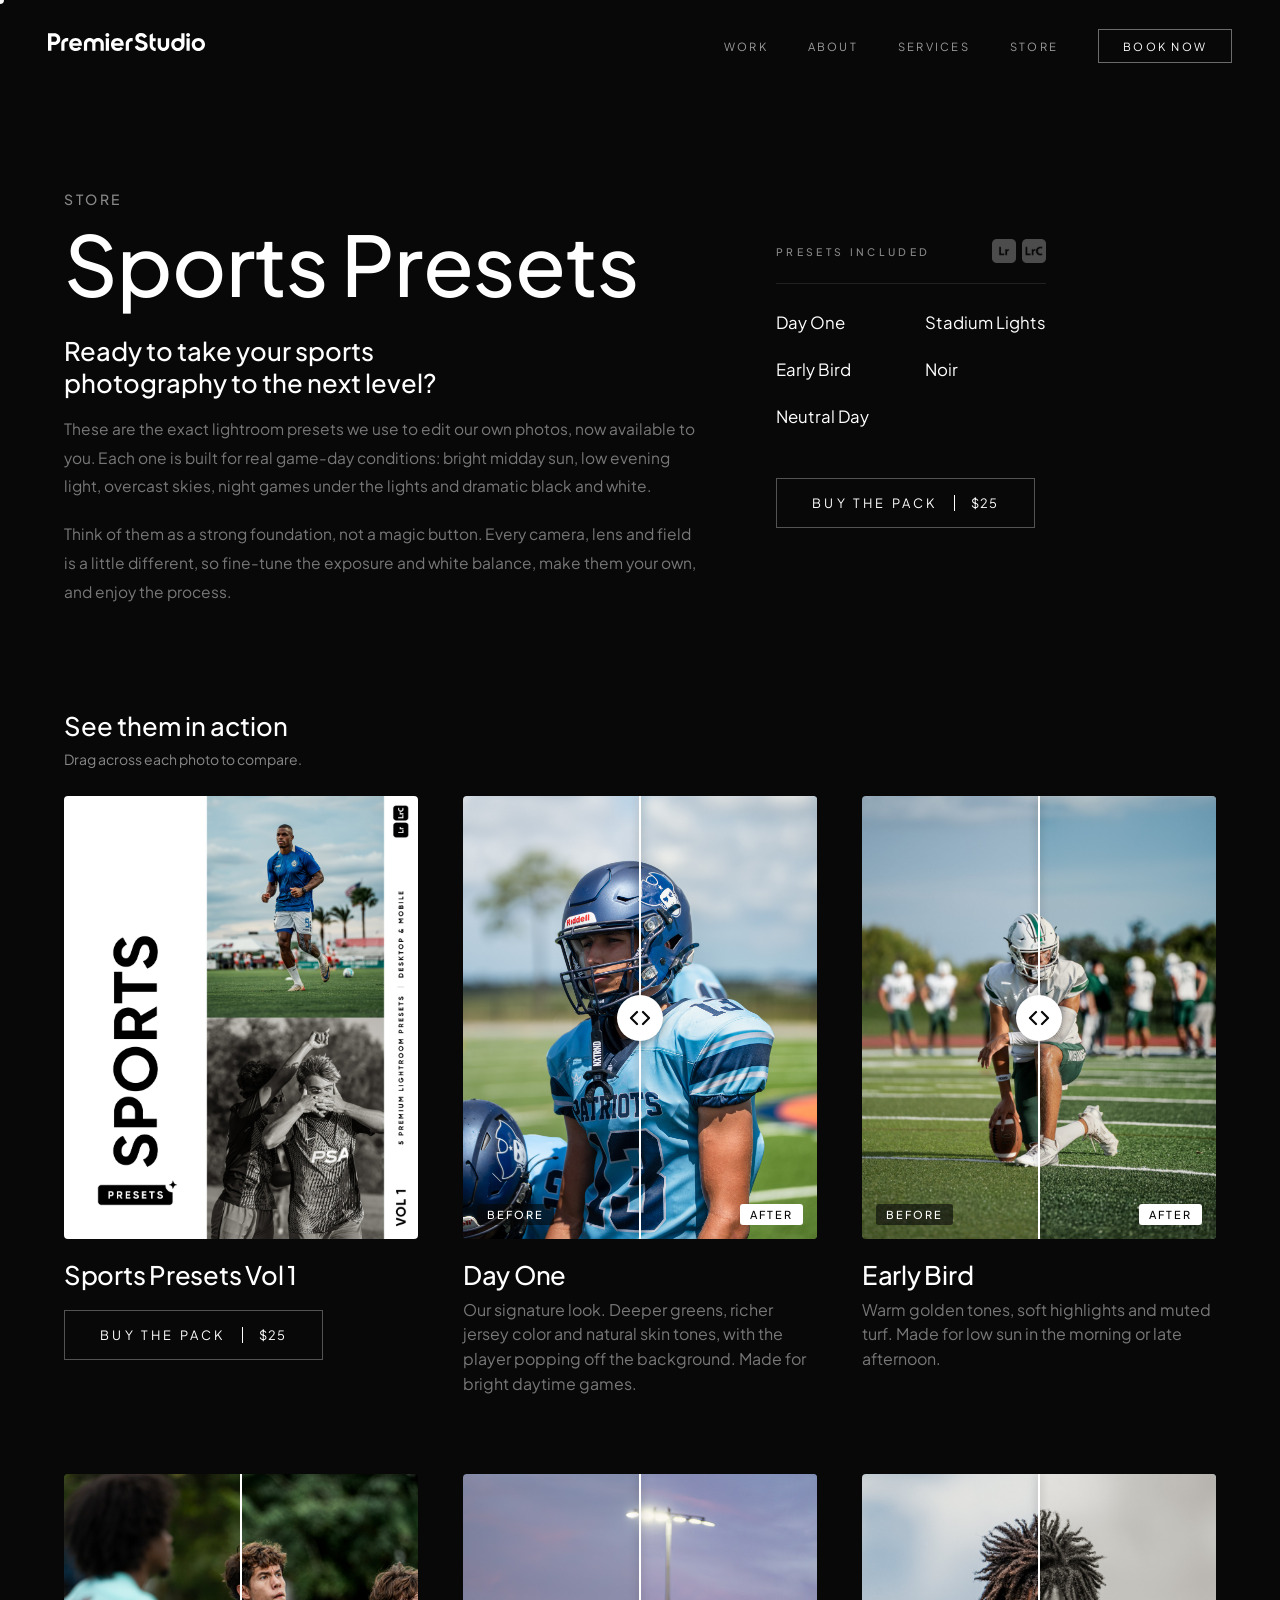
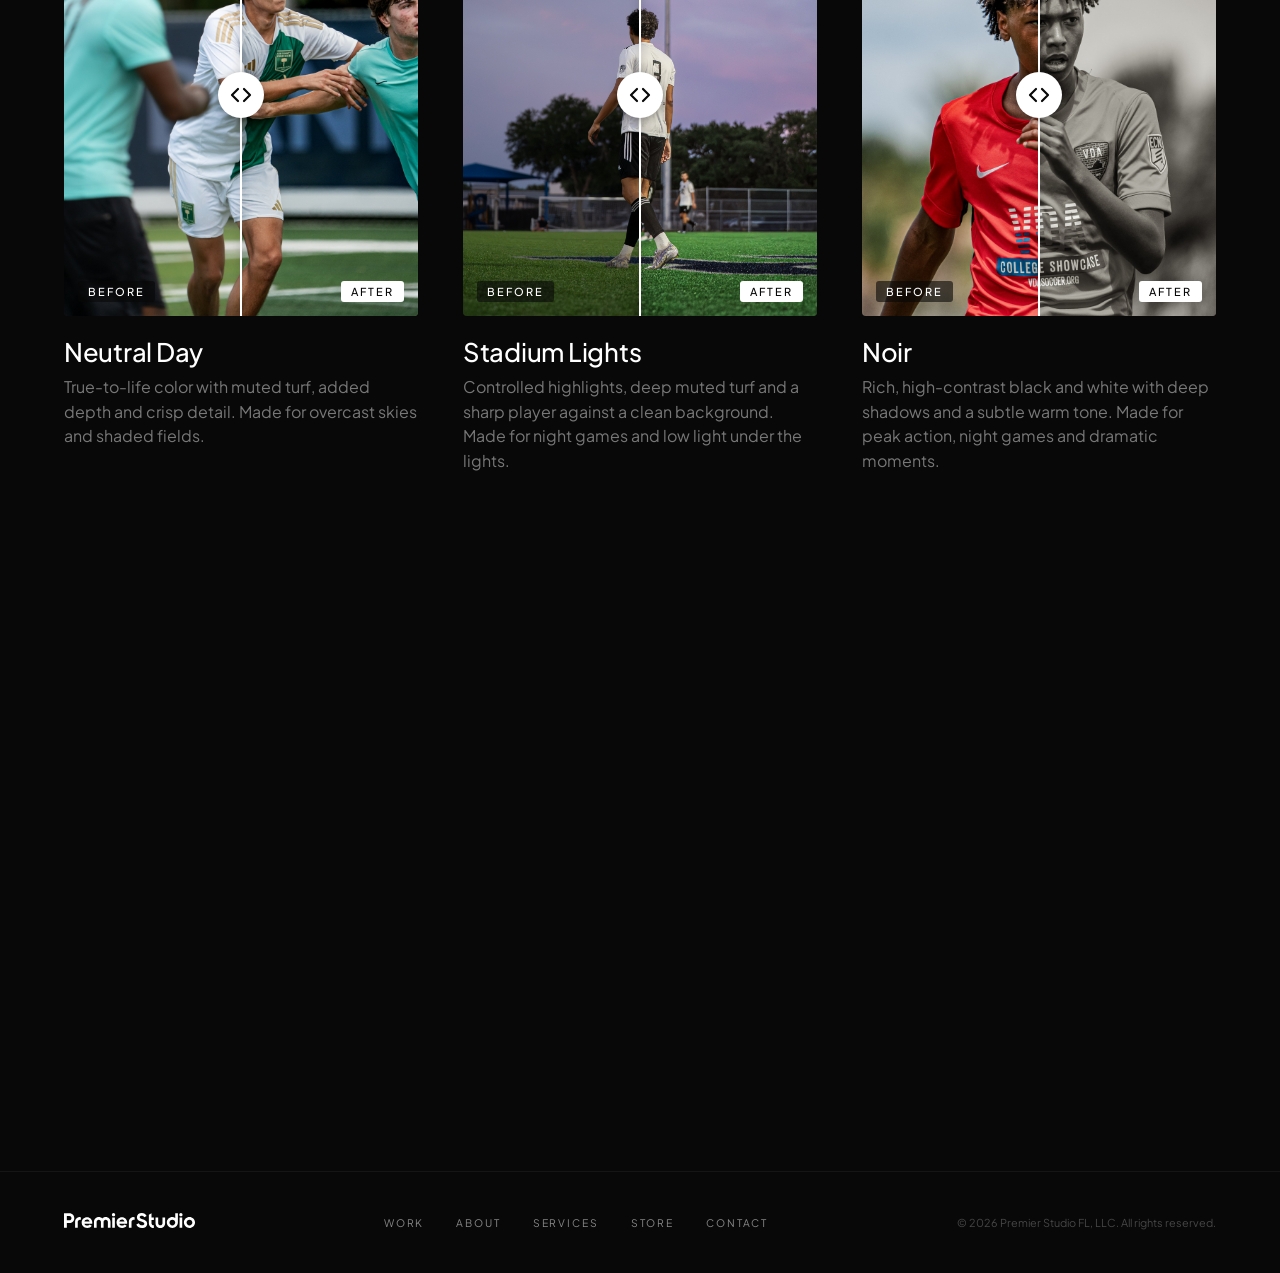
<file: store.html>
<!DOCTYPE html>
<html lang="en">
<head>
<meta charset="UTF-8">
<meta name="viewport" content="width=device-width, initial-scale=1.0">
<title>Sports Photography Lightroom Presets | Premier Studio FL</title>
<meta name="description" content="Lightroom presets for sports photography by Premier Studio FL. Five game-day looks for desktop and mobile, the same edits we use on our own work.">
<link rel="canonical" href="https://premierstudiofl.com/store.html">

<!-- Open Graph / link previews -->
<meta property="og:type" content="product">
<meta property="og:title" content="Sports Photography Lightroom Presets | Premier Studio FL">
<meta property="og:description" content="The exact Lightroom presets we use on our own sports photography. Five game-day looks for desktop and mobile.">
<meta property="og:url" content="https://premierstudiofl.com/store.html">
<meta property="og:image" content="https://premierstudiofl.com/images/store/covers/sports-presets-cover-vol1-web.jpg">
<meta property="og:site_name" content="Premier Studio FL">
<meta name="twitter:card" content="summary_large_image">
<meta name="twitter:title" content="Sports Photography Lightroom Presets | Premier Studio FL">
<meta name="twitter:description" content="The exact Lightroom presets we use on our own sports photography. Five game-day looks for desktop and mobile.">
<meta name="twitter:image" content="https://premierstudiofl.com/images/store/covers/sports-presets-cover-vol1-web.jpg">

<!-- Product structured data (lets Google show price and availability) -->
<script type="application/ld+json">
{
  "@context": "https://schema.org",
  "@type": "Product",
  "name": "Sports Presets Vol 1 — Lightroom Presets for Sports Photography",
  "image": "https://premierstudiofl.com/images/store/covers/sports-presets-cover-vol1-web.jpg",
  "description": "Five Lightroom presets for sports photography (Day One, Early Bird, Neutral Day, Stadium Lights, Noir) for Lightroom Classic, Lightroom desktop and Lightroom mobile.",
  "brand": {"@type": "Brand", "name": "Premier Studio FL"},
  "category": "Lightroom Presets",
  "offers": {
    "@type": "Offer",
    "url": "https://premierstudiofl.com/store.html",
    "price": "25.00",
    "priceCurrency": "USD",
    "availability": "https://schema.org/InStock"
  }
}
</script>
<link rel="preconnect" href="https://fonts.googleapis.com">
<link href="https://fonts.googleapis.com/css2?family=Plus+Jakarta+Sans:wght@300..700&family=Bebas+Neue&display=swap" rel="stylesheet">
<link rel="stylesheet" href="images/store/compare.css">
<style>

*{margin:0;padding:0;box-sizing:border-box;}
:root{
  --black:#080808;
  --white:#ffffff;
  --gray:#888;
  --light-gray:#ffffff;
  --dim:rgba(255,255,255,0.45);
}
html{scroll-behavior:smooth;}
body{background:var(--black);color:var(--white);font-family:'Plus Jakarta Sans',sans-serif;overflow-x:hidden;cursor:none;}
.cursor{position:fixed;width:8px;height:8px;background:var(--white);border-radius:50%;pointer-events:none;z-index:9999;transform:translate(-50%,-50%);transition:width 0.2s,height 0.2s;mix-blend-mode:difference;}
.cursor.grow{width:36px;height:36px;}
@media (hover:none), (pointer:coarse){
  /* Touch devices don't have a real mouse hover, so this custom cursor
     dot can get triggered by a tap and end up stuck on screen looking
     like a big ball — just turn it off entirely for touch. */
  .cursor{display:none !important;}
  body{cursor:auto;}
}

/* NAV — same shell as the homepage */
nav{position:fixed;top:0;left:0;right:0;width:100%;max-width:100vw;z-index:260;display:flex;justify-content:space-between;align-items:center;padding:2rem 3rem;transition:padding 0.3s;background:var(--black);}
nav.scrolled{padding:1.2rem 3rem;}
.logo{font-family:'Bebas Neue',sans-serif;font-size:1.3rem;letter-spacing:0.25em;color:var(--white);text-decoration:none;}
.nav-links{display:flex;gap:2.5rem;list-style:none;align-items:center;}
.nav-links a{color:var(--white);text-decoration:none;font-size:0.7rem;letter-spacing:0.2em;text-transform:uppercase;opacity:0.6;transition:opacity 0.2s;}
.nav-links a:hover{opacity:1;}
.nav-book{border:1px solid rgba(255,255,255,0.4);padding:0.55rem 1.5rem;font-size:0.7rem;letter-spacing:0.15em;text-transform:uppercase;color:var(--white);text-decoration:none;transition:background 0.3s;opacity:1 !important;}
.nav-book:hover{background:rgba(255,255,255,0.12);}
.hamburger{display:none;background:none;border:none;cursor:pointer;padding:4px;z-index:300;position:relative;line-height:0;}
.hamburger svg{display:block;width:24px;height:18px;overflow:visible;}
.hamburger .bar{stroke:var(--white);stroke-width:1.5;stroke-linecap:round;transition:transform 0.35s ease,opacity 0.25s ease;transform-origin:center;}
.hamburger .bar1{transform:translateY(0);transform-origin:12px 1px;}
.hamburger .bar2{opacity:1;}
.hamburger .bar3{transform:translateY(0);transform-origin:12px 17px;}
.hamburger.open .bar1{transform:translateY(8px) rotate(45deg);}
.hamburger.open .bar2{opacity:0;}
.hamburger.open .bar3{transform:translateY(-8px) rotate(-45deg);}
.mobile-menu{display:none;position:fixed;inset:0;background:var(--black);z-index:250;flex-direction:column;align-items:center;justify-content:center;gap:2.5rem;opacity:0;transition:opacity 0.3s;pointer-events:none;}
.mobile-menu.open{opacity:1;pointer-events:all;}
.mobile-menu a{font-family:'Plus Jakarta Sans',sans-serif;font-size:2.4rem;font-weight:500;color:var(--white);text-decoration:none;letter-spacing:0.05em;}
.mobile-menu a.book-link{font-family:'Plus Jakarta Sans',sans-serif;font-size:0.8rem;letter-spacing:0.25em;text-transform:uppercase;border:1px solid rgba(255,255,255,0.3);padding:0.9rem 2.5rem;margin-top:1rem;}
@media(max-width:768px){
  .nav-links{display:none;}
  .hamburger{display:block;}
  .mobile-menu{display:flex;}
}

/* SCROLL REVEAL — same fade-up used across the site */
.reveal{opacity:0;transform:translateY(28px);transition:opacity 0.7s ease,transform 0.7s ease;}
.reveal.in-view{opacity:1;transform:translateY(0);}
.reveal-delay-1{transition-delay:0.1s;}
.reveal-delay-2{transition-delay:0.2s;}
.reveal-delay-3{transition-delay:0.3s;}

/* CASE HEADER — sizing matches henrikkarlsson.com's case-study pages */
.case-hero{max-width:1680px;margin:0 auto;padding:clamp(140px,17vw,190px) clamp(24px,6vw,64px) clamp(48px,6vw,72px);}
.case-back{position:relative;display:inline-block;font-size:14px;letter-spacing:0.02em;color:var(--gray);text-decoration:none;margin-bottom:clamp(40px,6vw,72px);padding-bottom:4px;transition:color 0.35s ease;}
.case-back::after{content:'';position:absolute;left:0;bottom:0;width:0%;height:1px;background:var(--white);transition:width 0.4s ease;}
.case-back:hover{color:var(--white);}
.case-back:hover::after{width:100%;}
.eyebrow{display:block;font-size:14px;letter-spacing:0.18em;text-transform:uppercase;color:var(--gray);font-weight:500;margin-bottom:1rem;}
.case-title{font-family:'Plus Jakarta Sans',sans-serif;font-size:clamp(2.5rem,6.5vw,6rem);font-weight:500;letter-spacing:-0.01em;line-height:0.95;margin-bottom:clamp(20px,3vw,32px);}
.case-desc{font-size:clamp(1.125rem,1vw,1.375rem);line-height:1.5;color:var(--dim);max-width:640px;}


/* Turn off joined letter pairs (fi, fl) in Plus Jakarta Sans */
body{font-variant-ligatures:no-common-ligatures;font-feature-settings:"liga" 0,"clig" 0;}

/* Keep hyphenated words together at line ends */
.nowrap{white-space:nowrap;}
p,h1,h2{hyphens:manual;}

/* STORE — intro copy */
.store-lead{font-size:1.6rem;font-weight:500;line-height:1.25;color:var(--white);margin-bottom:1rem;text-wrap:balance;}
@media(max-width:768px){.store-intro .store-lead{font-size:1.15rem;line-height:1.3;}}
.store-intro .case-desc{font-size:0.97rem;line-height:1.85;}
.store-intro .case-desc + .case-desc{margin-top:1.2rem;}
@media(min-width:1400px){.store-intro .case-desc{max-width:820px;}}
.store-more{margin-top:1.2rem;}

/* READ MORE — mobile only; on larger screens all copy shows */
.read-more{display:none;}
@media(max-width:768px){
  .read-more{display:inline-block;position:relative;margin-top:1rem;padding:0 0 4px;background:none;border:0;cursor:pointer;
    font-family:'Plus Jakarta Sans',sans-serif;font-size:12px;letter-spacing:0.22em;text-transform:uppercase;font-weight:700;color:var(--white);}
  .store-more{display:none;}
  .store-more.open{display:block;}
  /* Presets Included sits below the before/after grid on phones */
  .included-presets.moved{margin-top:64px;}
  /* No Buy button under Presets Included on phones (the cover and page end have one) */
  .included-presets .buy-row{display:none;}
  /* Rest of the first paragraph stays hidden until Read more is tapped */
  .more-inline{display:none;}
  .store-intro.open .more-inline{display:inline;}
}

/* STORE — presets included list (right of headline) */
.store-hero-grid{display:grid;grid-template-columns:minmax(0,1fr) minmax(340px,440px);gap:clamp(40px,6vw,120px);align-items:start;}
.included-presets{padding-top:clamp(8px,1.2vw,18px);justify-self:start;width:max-content;max-width:100%;}
.included-head{display:flex;align-items:center;gap:14px;margin-bottom:1.2rem;}
.included-head .included-presets-title{margin-bottom:0;}
.lr-icons{display:flex;gap:6px;margin-left:auto;}
.lr-icons img{display:block;width:24px;height:24px;filter:invert(0.7);}
.included-presets-title{font-size:0.65rem;letter-spacing:0.32em;text-transform:uppercase;color:var(--gray);font-weight:500;margin-bottom:1.2rem;}
.included-presets ul{list-style:none;border-top:1px solid rgba(255,255,255,0.1);padding-top:1rem;display:grid;grid-template-rows:repeat(3,auto);grid-auto-flow:column;grid-auto-columns:max-content;column-gap:56px;}
.included-presets li{font-size:1.05rem;font-weight:400;padding:0.8rem 0;}
@media(max-width:900px){.store-hero-grid{grid-template-columns:1fr;gap:48px;}.included-presets{padding-top:0;width:100%;}.included-presets ul{display:flex;flex-wrap:wrap;column-gap:28px;row-gap:0;}}

/* STORE — buy button, matches the site's outlined Book Now style */
.buy-row{display:flex;flex-wrap:wrap;align-items:center;gap:1rem 2rem;margin-top:clamp(28px,3vw,40px);}
.buy-btn{display:inline-flex;align-items:center;gap:1rem;font-size:0.8rem;letter-spacing:0.25em;text-transform:uppercase;color:var(--white);text-decoration:none;border:1px solid rgba(255,255,255,0.3);padding:1rem 2.2rem;transition:background 0.25s,color 0.25s,border-color 0.25s;}
.buy-btn{position:relative;}
.cta-btn-wrap{margin-top:clamp(20px,2.5vw,32px);}
.buy-btn-lg{font-size:0.88rem;padding:1.2rem 2.8rem;}
.buy-snake{position:absolute;top:-1px;left:-1px;overflow:visible;pointer-events:none;}
.buy-snake rect{fill:none;stroke:var(--white);stroke-width:1;opacity:0;shape-rendering:crispEdges;vector-effect:non-scaling-stroke;}
.buy-btn:hover{background:var(--white);color:var(--black);border-color:var(--white);}
.buy-btn .price{padding-left:1rem;border-left:1px solid currentColor;letter-spacing:0.1em;}
.buy-btn:focus-visible{outline:2px solid var(--white);outline-offset:4px;}
.buy-note{font-size:14px;color:var(--gray);}
.cover-buy{margin-top:1.2rem;}
@media(max-width:800px){
  /* Two columns on phones: shrink the button so it fits under the cover */
  .cover-buy{margin-top:0.9rem;}
  /* "Vol 1" drops to its own line as a gray subheader */
  .preset-cover .vol{display:block;margin-top:0.25rem;font-size:0.8rem;font-weight:500;letter-spacing:0.18em;text-transform:uppercase;color:var(--gray);}
  .cover-buy .buy-btn{display:flex;width:100%;justify-content:center;gap:0.6rem;font-size:0.62rem;letter-spacing:0.14em;padding:0.8rem 0.5rem;white-space:nowrap;}
  .cover-buy .buy-btn .price{padding-left:0.6rem;letter-spacing:0.06em;}
}

/* PRESET GRID */
.store-work{max-width:1680px;margin:0 auto;padding:clamp(16px,3vw,32px) clamp(24px,6vw,64px) clamp(96px,11vw,160px);}
.store-work .store-lead{margin-bottom:0.5rem;}
.store-hint{font-size:14px;color:var(--gray);margin-bottom:clamp(20px,2.5vw,28px);}
.store-grid{display:grid;grid-template-columns:repeat(3,minmax(0,1fr));gap:clamp(64px,6vw,96px) clamp(32px,3.5vw,56px);}
@media(max-width:1100px){.store-grid{grid-template-columns:repeat(2,minmax(0,1fr));}}
.preset-name{font-size:clamp(1.5rem,2vw,2rem);font-weight:500;letter-spacing:-0.01em;margin-top:1.2rem;}
.preset-desc{font-size:1rem;line-height:1.55;color:var(--dim);max-width:46ch;margin-top:0.4rem;}
.soon-tile{aspect-ratio:4/5;border-radius:4px;background:#161616;display:flex;align-items:center;justify-content:center;}
.soon-tile span{font-size:12px;letter-spacing:0.22em;text-transform:uppercase;color:var(--gray);}
.preset-soon .preset-name{color:rgba(242,240,235,0.5);}
.cover-tile{display:block;width:100%;height:auto;aspect-ratio:4/5;object-fit:cover;border-radius:4px;background:#161616;}
@media(max-width:800px){
  .store-grid{grid-template-columns:repeat(2,minmax(0,1fr));gap:40px 14px;}
  .preset-name{font-size:1.15rem;margin-top:0.8rem;}
  .preset-desc{font-size:0.85rem;line-height:1.5;}
  .store-grid .pcmp-knob{width:32px;height:32px;}
  .store-grid .pcmp-knob svg{width:18px;height:18px;}
  .store-grid .pcmp-tag{bottom:8px;padding:4px 6px;font-size:9px;letter-spacing:0.12em;}
  .store-grid .pcmp-tag.b{left:8px}.store-grid .pcmp-tag.a{right:8px}
}

/* WHAT'S INCLUDED */
.included{max-width:1680px;margin:0 auto;padding:0 clamp(24px,6vw,64px) clamp(96px,11vw,160px);}
.included-list{list-style:none;display:grid;grid-template-columns:repeat(4,minmax(0,1fr));gap:24px;border-top:1px solid rgba(255,255,255,0.1);padding-top:clamp(24px,3vw,36px);}
.included-list strong{display:block;font-weight:500;font-size:1.05rem;margin-bottom:0.4rem;}
.included-list span{font-size:0.95rem;line-height:1.5;color:var(--dim);}
@media(max-width:900px){.included-list{grid-template-columns:1fr 1fr;}}
@media(max-width:520px){.included-list{grid-template-columns:1fr;}}

/* SLIDER — dark theme to match the site */
.pcmp{background:#161616;border-radius:4px;}
.pcmp-knob{background:var(--white);color:var(--black);}
.pcmp-tag{font-family:'Plus Jakarta Sans',sans-serif;font-size:11px;font-weight:500;letter-spacing:0.18em;text-transform:uppercase;background:rgba(8,8,8,0.6);color:var(--white);}
.pcmp-tag.a{background:var(--white);color:var(--black);}
.pcmp:has(input:focus-visible){outline-color:var(--white);}
/* CLOSING CTA */
.case-cta{max-width:1680px;margin:0 auto;padding:0 clamp(24px,6vw,64px) clamp(120px,14vw,160px);text-align:center;}
.case-cta p{font-size:1rem;color:var(--gray);margin-bottom:1rem;}
.case-cta-link{font-family:'Plus Jakarta Sans',sans-serif;font-size:clamp(1.8rem,3.5vw,2.6rem);font-weight:500;color:var(--white);text-decoration:none;}
.case-cta-link .arrow{display:inline-block;transition:transform 0.3s ease;}
.case-cta-link:hover .arrow{transform:translateX(6px);}

/* BACK TO TOP */
.back-to-top{display:none;position:fixed;right:56px;bottom:56px;flex-direction:column;align-items:center;gap:10px;background:transparent;border:0;padding:0;cursor:pointer;color:var(--gray);z-index:50;opacity:0;pointer-events:none;transform:translateY(28px);transition:opacity 0.6s ease,transform 0.6s ease,color 0.35s ease;}
@media(min-width:641px){
  .back-to-top{display:flex;}
}
.back-to-top-arrow{font-size:14px;line-height:1;}
.back-to-top-label{writing-mode:vertical-rl;font-size:14px;letter-spacing:0.02em;}
.back-to-top:hover{color:var(--white);}
.back-to-top.visible{opacity:1;pointer-events:auto;transform:translateY(0);}

/* FOOTER — same as the homepage */
footer{background:var(--black);border-top:1px solid rgba(255,255,255,0.05);padding:2.5rem 4rem;display:flex;justify-content:space-between;align-items:center;}
.footer-logo{font-family:'Bebas Neue',sans-serif;font-size:1.1rem;letter-spacing:0.22em;}
.footer-links{display:flex;gap:2rem;}
.footer-links a{font-size:0.65rem;letter-spacing:0.18em;text-transform:uppercase;color:var(--gray);text-decoration:none;transition:color 0.2s;}
.footer-links a:hover{color:var(--white);}
.footer-copy{font-size:0.68rem;color:rgba(255,255,255,0.25);}
@media(max-width:640px){
  footer{flex-direction:column;gap:1.2rem;padding:2rem;text-align:center;}
}

@media(max-width:640px){.footer-links{flex-wrap:wrap;justify-content:center;gap:1.2rem;}}

/* FULLSCREEN VIEWER — black, framed with margins, site typography */
.pcmp-fs{background:rgba(8,8,8,0.55);}
.pcmp-overlay{
  --g:20px; --top:72px; --bot:32px;
  background:var(--black) !important;cursor:auto;
  padding:calc(var(--top) + env(safe-area-inset-top,0px)) var(--g) calc(var(--bot) + env(safe-area-inset-bottom,0px)) !important;
}
.pcmp-overlay::backdrop{background:var(--black);}
.pcmp-overlay .pcmp{
  width:min(100%, calc((100vh - var(--top) - var(--bot) - env(safe-area-inset-top,0px) - env(safe-area-inset-bottom,0px)) * var(--ar,0.8))) !important;
  height:auto !important;max-width:100% !important;max-height:none !important;
  aspect-ratio:var(--ar,0.8);border-radius:4px;background:#161616;
}
@supports (height:100dvh){
  .pcmp-overlay .pcmp{width:min(100%, calc((100dvh - var(--top) - var(--bot) - env(safe-area-inset-top,0px) - env(safe-area-inset-bottom,0px)) * var(--ar,0.8))) !important;}
}
.pcmp-ov-name{position:absolute;top:calc(26px + env(safe-area-inset-top,0px));left:var(--g);font-size:12px;letter-spacing:0.22em;text-transform:uppercase;color:var(--gray);font-weight:500;}
.pcmp-overlay .pcmp-close{
  top:calc(16px + env(safe-area-inset-top,0px)) !important;right:var(--g) !important;
  width:auto !important;height:auto !important;padding:10px 0 !important;border-radius:0 !important;
  background:transparent !important;color:var(--white) !important;
  font:500 12px/1 'Plus Jakarta Sans',sans-serif !important;letter-spacing:0.22em;text-transform:uppercase;
}
/* No focus outline around the photo in fullscreen (the viewer focuses the slider automatically) */
.pcmp-overlay .pcmp,
.pcmp-overlay .pcmp:has(input:focus),
.pcmp-overlay .pcmp:has(input:focus-visible),
.pcmp-overlay .pcmp input,
.pcmp-overlay .pcmp-close,
.pcmp-overlay:focus,
.pcmp-overlay:focus-visible{outline:none !important;box-shadow:none !important;}
/* Same after closing: focus jumps back to the corner button, so keep that clean too */
.pcmp-fs:focus,.pcmp-fs:focus-visible{outline:none;}
.pcmp,.pcmp *,.pcmp-overlay,.pcmp-overlay *{-webkit-tap-highlight-color:transparent;}
/* Fullscreen button: phones only, not on desktop/tablet */
@media(min-width:769px){.pcmp-fs{display:none !important;}}
.pcmp-overlay .pcmp-loading{font-family:'Plus Jakarta Sans',sans-serif;font-size:13px;letter-spacing:0.05em;color:var(--gray);}
@media(min-width:801px){
  .pcmp-overlay{--g:clamp(32px,4vw,64px);--top:88px;--bot:48px;}
  .pcmp-ov-name{top:calc(34px + env(safe-area-inset-top,0px));}
  .pcmp-overlay .pcmp-close{top:calc(24px + env(safe-area-inset-top,0px)) !important;}
}
</style>
</head>
<body>

<div class="cursor" id="cursor"></div>

<nav id="nav">
  <a href="index.html" class="logo">
    <img src="images/logo/premierstudio-logo.svg" alt="Premier Studio" height="18">
  </a>
  <ul class="nav-links">
    <li><a href="index.html#latest-work">Work</a></li>
    <li><a href="index.html#about">About</a></li>
    <li><a href="index.html#services">Services</a></li>
    <li><a href="store.html" aria-current="page">Store</a></li>
    <li><a href="index.html#contact" class="nav-book">Book Now</a></li>
  </ul>
  <button class="hamburger" id="hamburger" aria-label="Menu">
    <svg viewBox="0 0 24 18" fill="none" xmlns="http://www.w3.org/2000/svg">
      <line class="bar bar1" x1="0" y1="1"  x2="24" y2="1"/>
      <line class="bar bar2" x1="0" y1="9"  x2="24" y2="9"/>
      <line class="bar bar3" x1="0" y1="17" x2="24" y2="17"/>
    </svg>
  </button>
</nav>

<!-- Mobile full-screen menu -->
<div class="mobile-menu" id="mobileMenu">
  <a href="index.html#latest-work" class="mobile-nav-link">Work</a>
  <a href="index.html#about" class="mobile-nav-link">About</a>
  <a href="index.html#services" class="mobile-nav-link">Services</a>
  <a href="store.html" class="mobile-nav-link">Store</a>
  <a href="index.html#contact" class="mobile-nav-link book-link">Book Now</a>
</div>


<main id="main">

  <section class="case-hero" aria-label="Store introduction">
    <span class="eyebrow reveal">Store</span>
    <div class="store-hero-grid">
    <div class="store-hero-main">
    <h1 class="case-title reveal">Sports Presets</h1>
    <div class="store-intro reveal">
      <p class="store-lead">Ready to take your sports photography to the next level?</p>
      <p class="case-desc">These are the exact lightroom presets we use to edit our own photos, now available to you.<span class="more-inline"> Each one is built for real <span class="nowrap">game-day</span> conditions: bright midday sun, low evening light, overcast skies, night games under the lights and dramatic black and white.</span></p>
      <button class="read-more" id="readMore" type="button" aria-expanded="false" aria-controls="storeMore">Read more</button>
      <div class="store-more" id="storeMore">
      <p class="case-desc">Think of them as a strong foundation, not a magic button. Every camera, lens and field is a little different, so <span class="nowrap">fine-tune</span> the exposure and white balance, make them your own, and enjoy the process.</p>      </div>
    </div>
    </div>
    <aside class="included-presets reveal reveal-delay-1" aria-label="Presets included">
      <div class="included-head">
        <h2 class="included-presets-title">Presets Included</h2>
        <div class="lr-icons">
          <img src="images/store/icons/adobe-lightroom.png" alt="Adobe Lightroom" width="24" height="24">
          <img src="images/store/icons/adobe-lightroom-cc.png" alt="Adobe Lightroom Classic" width="24" height="24">
        </div>
      </div>
      <ul>
        <li>Day One</li>
        <li>Early Bird</li>
        <li>Neutral Day</li>
        <li>Stadium Lights</li>
        <li>Noir</li>
      </ul>
      <div class="buy-row">
        <a class="buy-btn" id="buyBtn" href="https://payhip.com/b/dFoDW" target="_blank" rel="noopener">Buy the pack <span class="price">$25</span><svg class="buy-snake" aria-hidden="true" focusable="false"></svg></a>
      </div>
    </aside>
    </div>
  </section>

  <!-- ============================================================
       PRESETS — to add one: copy an <article class="preset"> block,
       add its folder inside images/store/, and update the paths.
       ============================================================ -->
  <section class="store-work" aria-label="The presets">
    <h2 class="store-lead reveal">See them in action</h2>
    <p class="store-hint reveal">Drag across each photo to compare.</p>
    <div class="store-grid">
      <!-- PLACEHOLDERS — when a new preset is ready, replace one of these
           <article class="preset preset-soon"> blocks with a copy of a
           preset block above and point it at the new folder. -->
      <!-- PACK COVER -->
      <article class="preset preset-cover reveal">
        <img class="cover-tile" src="images/store/covers/sports-presets-cover-vol1-web.jpg" alt="Sports Presets Vol 1 cover: 5 premium Lightroom presets for desktop and mobile" width="2061" height="2576">
        <h2 class="preset-name">Sports Presets <span class="vol">Vol 1</span></h2>
        <div class="cover-buy">
          <a class="buy-btn" href="https://payhip.com/b/dFoDW" target="_blank" rel="noopener">Buy the pack <span class="price">$25</span><svg class="buy-snake" aria-hidden="true" focusable="false"></svg></a>
        </div>
      </article>
      <article class="preset reveal">
        <div class="pcmp" data-name="Day One"
             data-before="images/store/day-one/before-web.jpg" data-after="images/store/day-one/after-web.jpg"></div>
        <h2 class="preset-name">Day One</h2>
        <p class="preset-desc">Our signature look. Deeper greens, richer jersey color and natural skin tones, with the player popping off the background. Made for bright daytime games.</p>
      </article>
      <article class="preset reveal reveal-delay-1">
        <div class="pcmp" data-name="Early Bird"
             data-before="images/store/early-bird/before-web.jpg" data-after="images/store/early-bird/after-web.jpg"></div>
        <h2 class="preset-name">Early Bird</h2>
        <p class="preset-desc">Warm golden tones, soft highlights and muted turf. Made for low sun in the morning or late afternoon.</p>
      </article>
      <article class="preset reveal">
        <div class="pcmp" data-name="Neutral Day"
             data-before="images/store/neutral-day/before-web.jpg" data-after="images/store/neutral-day/after-web.jpg"></div>
        <h2 class="preset-name">Neutral Day</h2>
        <p class="preset-desc"><span class="nowrap">True-to-life</span> color with muted turf, added depth and crisp detail. Made for overcast skies and shaded fields.</p>
      </article>
      <article class="preset reveal reveal-delay-1">
        <div class="pcmp" data-name="Stadium Lights"
             data-before="images/store/stadium-lights/before-web.jpg" data-after="images/store/stadium-lights/after-web.jpg"></div>
        <h2 class="preset-name">Stadium Lights</h2>
        <p class="preset-desc">Controlled highlights, deep muted turf and a sharp player against a clean background. Made for night games and low light under the lights.</p>
      </article>
      <article class="preset reveal">
        <div class="pcmp" data-name="Noir"
             data-before="images/store/noir/before-web.jpg" data-after="images/store/noir/after-web.jpg"></div>
        <h2 class="preset-name">Noir</h2>
        <p class="preset-desc">Rich, <span class="nowrap">high-contrast</span> black and white with deep shadows and a subtle warm tone. Made for peak action, night games and dramatic moments.</p>
      </article>

    </div>
  </section>

  <section class="included" aria-label="What's included">
    <span class="eyebrow reveal">What you get</span>
    <ul class="included-list reveal">
      <li><strong>5 Lightroom presets</strong><span>.xmp files for Lightroom Classic and Lightroom desktop.</span></li>
      <li><strong>Mobile versions</strong><span>DNG files for the Lightroom mobile app.</span></li>
      <li><strong>Install guide</strong><span>A short PDF for setup on desktop and phone.</span></li>
      <li><strong>Instant download</strong><span>Your files are ready right after checkout.</span></li>
    </ul>
  </section>

  <section class="case-cta" aria-label="Buy">
    <p class="reveal">Five Premium Presets. One Download.</p>
    <div class="reveal cta-btn-wrap">
      <a class="buy-btn buy-btn-lg" href="https://payhip.com/b/dFoDW" target="_blank" rel="noopener">Buy the pack <span class="price">$25</span><svg class="buy-snake" aria-hidden="true" focusable="false"></svg></a>
    </div>
  </section>

</main>

<footer>
  <div class="footer-logo">
    <img src="images/logo/premierstudio-logo.svg" alt="Premier Studio" height="15">
  </div>
  <div class="footer-links">
    <a href="index.html#latest-work">Work</a>
    <a href="index.html#about">About</a>
    <a href="index.html#services">Services</a>
    <a href="store.html">Store</a>
    <a href="index.html#contact">Contact</a>
  </div>
  <div class="footer-copy">© 2026 Premier Studio FL, LLC. All rights reserved.</div>
</footer>

<button class="back-to-top" id="backToTop" type="button">
  <span class="back-to-top-arrow" aria-hidden="true">↑</span>
  <span class="back-to-top-label">Up</span>
</button>


<script>

// Hamburger menu
const hamburger = document.getElementById('hamburger');
const mobileMenu = document.getElementById('mobileMenu');
hamburger.addEventListener('click', () => {
  hamburger.classList.toggle('open');
  mobileMenu.classList.toggle('open');
  document.body.style.overflow = mobileMenu.classList.contains('open') ? 'hidden' : '';
});
document.querySelectorAll('.mobile-nav-link').forEach(link => {
  link.addEventListener('click', () => {
    hamburger.classList.remove('open');
    mobileMenu.classList.remove('open');
    document.body.style.overflow = '';
  });
});

// Custom cursor
const cursor = document.getElementById('cursor');
document.addEventListener('mousemove', e => {
  cursor.style.left = e.clientX + 'px';
  cursor.style.top = e.clientY + 'px';
});
document.querySelectorAll('a, button, .pcmp').forEach(el => {
  el.addEventListener('mouseenter', () => cursor.classList.add('grow'));
  el.addEventListener('mouseleave', () => cursor.classList.remove('grow'));
});

// Nav shrink on scroll
window.addEventListener('scroll', () => {
  document.getElementById('nav').classList.toggle('scrolled', window.scrollY > 60);
});

// Scroll reveal
const revealEls = document.querySelectorAll('.reveal');
const revealObserver = new IntersectionObserver(entries => {
  entries.forEach(e => { if (e.isIntersecting) { e.target.classList.add('in-view'); revealObserver.unobserve(e.target); } });
}, { threshold: 0.12 });
revealEls.forEach(el => revealObserver.observe(el));

// Back to top button
const backToTop = document.getElementById('backToTop');
window.addEventListener('scroll', () => {
  backToTop.classList.toggle('visible', window.scrollY > 600);
});
backToTop.addEventListener('click', () => {
  window.scrollTo({ top: 0, behavior: 'smooth' });
});


// ── BUY BUTTONS: soft white line that travels around the border every 8s
(function(){
  if(window.matchMedia('(prefers-reduced-motion: reduce)').matches || !Element.prototype.animate) return;
  var NS='http://www.w3.org/2000/svg';
  document.querySelectorAll('.buy-btn').forEach(function(btn){
    var svg=btn.querySelector('.buy-snake'); if(!svg) return;
    // Stacked dashes, longest and faintest first, so the line fades out at both ends
    var LAYERS=[], MAX=36, rects=[];
    for(var i=0;i<14;i++){ LAYERS.push([MAX-i*2.2, 0.09+i*0.012]); }
    LAYERS.forEach(function(l){
      var r=document.createElementNS(NS,'rect');
      r.setAttribute('pathLength','100');
      r.style.strokeDasharray=l[0]+' '+(100-l[0]);
      r.dataset.shift=(MAX-l[0])/2;
      r.dataset.op=l[1];
      svg.appendChild(r); rects.push(r);
    });
    // The SVG sits exactly over the button's outer edge; the 1px stroke is centred on the border
    function size(){
      var w=btn.offsetWidth, h=btn.offsetHeight, b=btn.getBoundingClientRect();
      if(b.width) { w=b.width; h=b.height; }
      svg.setAttribute('width',w); svg.setAttribute('height',h);
      svg.setAttribute('viewBox','0 0 '+w+' '+h);
      svg.style.width=w+'px'; svg.style.height=h+'px';
      rects.forEach(function(r){
        r.setAttribute('x',0.5); r.setAttribute('y',0.5);
        r.setAttribute('width',Math.max(w-1,0)); r.setAttribute('height',Math.max(h-1,0));
      });
    }
    size(); window.addEventListener('resize',size);
    if(window.ResizeObserver) new ResizeObserver(size).observe(btn);
    if(document.fonts && document.fonts.ready) document.fonts.ready.then(size);
    function run(){
      if(!document.hidden){
        size();
        rects.forEach(function(r){
          var s=-parseFloat(r.dataset.shift), o=parseFloat(r.dataset.op);
          r.animate([
            {strokeDashoffset:s,opacity:0},
            {opacity:o,offset:0.12},
            {opacity:o,offset:0.88},
            {strokeDashoffset:s-100,opacity:0}
          ],{duration:2600,easing:'cubic-bezier(0.65,0,0.35,1)'});
        });
      }
      setTimeout(run, 8000);
    }
    setTimeout(run, 2500);
  });
})();

// ── READ MORE (mobile): reveal the rest of the intro, then offer "Read less" below it
(function(){
  var btn=document.getElementById('readMore'), more=document.getElementById('storeMore');
  if(!btn||!more) return;
  btn.addEventListener('click',function(){
    var open=more.classList.toggle('open');
    var intro=more.closest('.store-intro'); if(intro) intro.classList.toggle('open',open);
    btn.setAttribute('aria-expanded',open);
    btn.textContent=open?'Read less':'Read more';
    if(open) more.after(btn); else more.before(btn);
  });
})();

// ── PRESETS INCLUDED (mobile): move the block below the before/after grid, and back on larger screens
(function(){
  var box=document.querySelector('.included-presets'), grid=document.querySelector('.store-grid');
  if(!box||!grid) return;
  var home=box.parentNode, next=box.nextSibling, mq=window.matchMedia('(max-width:768px)');
  function place(){
    if(mq.matches){ grid.after(box); box.classList.add('moved'); }
    else { home.insertBefore(box,next); box.classList.remove('moved'); }
  }
  place();
  if(mq.addEventListener) mq.addEventListener('change',place); else mq.addListener(place);
})();

// ── FULLSCREEN VIEWER: match the site look (photo shape, preset name, "Close")
(function(){
  var last=null;
  document.addEventListener('click',function(e){
    var b=e.target.closest && e.target.closest('.pcmp-fs');
    if(b) last=b.closest('.pcmp');
  },true);
  new MutationObserver(function(muts){
    muts.forEach(function(m){
      m.addedNodes.forEach(function(ov){
        if(!ov.classList || !ov.classList.contains('pcmp-overlay')) return;
        var w=last && +last.dataset.w, h=last && +last.dataset.h;
        ov.style.setProperty('--ar', (w && h) ? (w/h) : 0.8);
        var c=ov.querySelector('.pcmp-close'); if(c) c.textContent='Close';
        var n=document.createElement('span'); n.className='pcmp-ov-name';
        n.textContent=(last && last.dataset.name) || '';
        ov.appendChild(n);
      });
    });
  }).observe(document.body,{childList:true});
})();
</script>
<script src="images/store/compare.js"></script>
<script>
// Slider labels: always BEFORE / AFTER (also in the fullscreen viewer)
(function(){
  function fix(root){
    (root.querySelectorAll ? root : document).querySelectorAll('.pcmp-tag.a').forEach(function(t){ if(t.textContent!=='After') t.textContent='After'; });
    (root.querySelectorAll ? root : document).querySelectorAll('.pcmp-tag.b').forEach(function(t){ if(t.textContent!=='Before') t.textContent='Before'; });
  }
  fix(document);
  new MutationObserver(function(muts){
    muts.forEach(function(m){ m.addedNodes.forEach(function(n){ if(n.nodeType===1) fix(n.parentNode||n); }); });
  }).observe(document.body,{childList:true,subtree:true});
})();
</script>
</body>
</html>
</file>
<file: images/store/compare.css>
/* Premier Studio FL — before/after preset slider */
.pcmp{--pos:50%;position:relative;width:100%;border-radius:6px;overflow:hidden;user-select:none;-webkit-user-select:none;background:#14224A}
.pcmp img{position:absolute;inset:0;width:100%;height:100%;object-fit:cover;display:block;pointer-events:none}
.pcmp .pcmp-after{clip-path:inset(0 0 0 var(--pos))}
.pcmp-line{position:absolute;top:0;bottom:0;left:var(--pos);width:2px;margin-left:-1px;background:#fff;box-shadow:0 0 8px rgba(0,0,0,.35);pointer-events:none}
.pcmp-knob{position:absolute;top:50%;left:50%;width:46px;height:46px;transform:translate(-50%,-50%);border-radius:50%;background:#14224A;color:#fff;display:grid;place-items:center;box-shadow:0 2px 10px rgba(0,0,0,.35)}
.pcmp-knob svg{width:24px;height:24px}
.pcmp-tag{position:absolute;bottom:14px;padding:5px 10px;border-radius:3px;font:600 13px/1 "Barlow",system-ui,sans-serif;background:rgba(20,34,74,.75);color:#fff;pointer-events:none}
.pcmp-tag.b{left:14px}.pcmp-tag.a{right:14px;background:#fff;color:#14224A}
.pcmp input{position:absolute;inset:0;width:100%;height:100%;margin:0;opacity:0;cursor:ew-resize}
.pcmp:has(input:focus-visible){outline:3px solid #8EC3E6;outline-offset:3px}
.pcmp-fs{position:absolute;top:12px;right:12px;z-index:3;width:40px;height:40px;border:0;border-radius:50%;background:rgba(20,34,74,.75);color:#fff;display:grid;place-items:center;cursor:pointer}
.pcmp-fs:focus-visible{outline:3px solid #8EC3E6;outline-offset:2px}
.pcmp-fs svg{width:20px;height:20px}
/* Fullscreen viewer */
.pcmp-overlay{position:fixed;inset:0;z-index:9999;background:#0A1230;display:flex;align-items:center;justify-content:center;padding:env(safe-area-inset-top,0px) 0 env(safe-area-inset-bottom,0px)}
.pcmp-overlay .pcmp{width:auto;height:auto;max-width:100vw;max-height:100%;border-radius:0}
.pcmp-overlay .pcmp-close{position:absolute;top:calc(14px + env(safe-area-inset-top,0px));right:14px;z-index:4;width:44px;height:44px;border:0;border-radius:50%;background:#fff;color:#14224A;font:600 22px/1 system-ui,sans-serif;cursor:pointer}
.pcmp-loading{position:absolute;left:50%;top:50%;transform:translate(-50%,-50%);color:#fff;font:500 15px system-ui,sans-serif}
</file>
